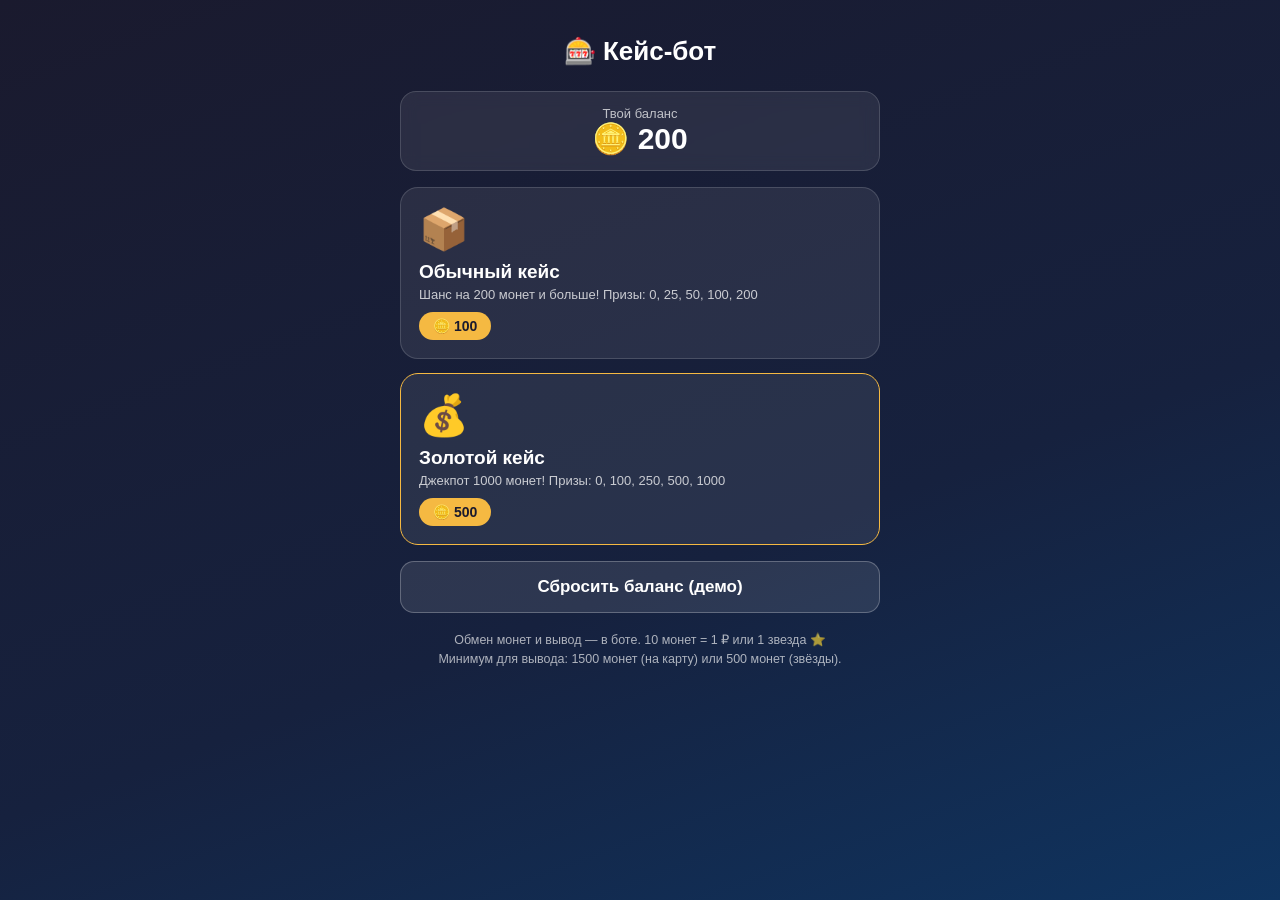
<file: case_site.html>
<!DOCTYPE html>
<html lang="ru">
<head>
<meta charset="UTF-8">
<meta name="viewport" content="width=device-width, initial-scale=1.0">
<title>Кейс-бот — открывай кейсы</title>
<style>
  * { margin: 0; padding: 0; box-sizing: border-box; }
  body {
    font-family: -apple-system, BlinkMacSystemFont, 'Segoe UI', Roboto, sans-serif;
    background: linear-gradient(160deg, #1a1a2e 0%, #16213e 60%, #0f3460 100%);
    color: #fff; min-height: 100vh; padding: 16px;
  }
  .container { max-width: 480px; margin: 0 auto; }
  header { text-align: center; padding: 20px 0 8px; }
  header h1 { font-size: 26px; }
  .balance-box {
    background: rgba(255,255,255,0.08); border: 1px solid rgba(255,255,255,0.15);
    border-radius: 16px; padding: 14px; text-align: center; margin: 16px 0;
    backdrop-filter: blur(8px);
  }
  .balance-box .label { font-size: 13px; opacity: 0.7; }
  .balance-box .value { font-size: 30px; font-weight: 700; }
  .cases { display: flex; flex-direction: column; gap: 14px; margin-top: 10px; }
  .case-card {
    background: rgba(255,255,255,0.08); border: 1px solid rgba(255,255,255,0.15);
    border-radius: 18px; padding: 18px; cursor: pointer; transition: transform .15s;
  }
  .case-card:active { transform: scale(0.97); }
  .case-card .icon { font-size: 40px; }
  .case-card h2 { font-size: 19px; margin: 8px 0 4px; }
  .case-card p { font-size: 13px; opacity: 0.75; }
  .case-card .price { margin-top: 10px; display: inline-block; background: #f5b942; color: #1a1a2e; font-weight: 700; padding: 6px 14px; border-radius: 20px; font-size: 14px; }
  .case-card.gold { border-color: #f5b942; }
  /* Рулетка */
  .roulette-wrap { display: none; margin: 20px 0; }
  .roulette-wrap.active { display: block; }
  .roulette {
    position: relative; height: 90px; overflow: hidden; border-radius: 14px;
    background: rgba(0,0,0,0.35); border: 1px solid rgba(255,255,255,0.2);
  }
  .roulette::before, .roulette::after {
    content: ''; position: absolute; top: 0; bottom: 0; width: 3px; background: #f5b942; z-index: 5;
  }
  .roulette::before { left: calc(50% - 1px); }
  .roulette::after { left: calc(50% - 1px); }
  .strip { position: absolute; top: 0; height: 90px; display: flex; align-items: center; will-change: transform; }
  .strip .item {
    flex: 0 0 90px; height: 90px; display: flex; align-items: center; justify-content: center;
    font-size: 20px; font-weight: 700; border-right: 1px solid rgba(255,255,255,0.1);
  }
  .result { text-align: center; margin-top: 14px; font-size: 20px; font-weight: 700; min-height: 28px; }
  .btn {
    width: 100%; padding: 15px; border: none; border-radius: 14px; font-size: 17px;
    font-weight: 700; cursor: pointer; margin-top: 16px;
    background: #f5b942; color: #1a1a2e;
  }
  .btn:disabled { opacity: 0.5; cursor: default; }
  .btn.ghost { background: rgba(255,255,255,0.1); color: #fff; border: 1px solid rgba(255,255,255,0.25); }
  .info { margin-top: 18px; font-size: 12.5px; opacity: 0.65; line-height: 1.55; text-align: center; }
</style>
</head>
<body>
<div class="container">
  <header>
    <h1>🎰 Кейс-бот</h1>
  </header>

  <div class="balance-box">
    <div class="label">Твой баланс</div>
    <div class="value" id="balance">🪙 200</div>
  </div>

  <div class="cases">
    <div class="case-card" onclick="openCase(0)">
      <div class="icon">📦</div>
      <h2>Обычный кейс</h2>
      <p>Шанс на 200 монет и больше! Призы: 0, 25, 50, 100, 200</p>
      <span class="price">🪙 100</span>
    </div>
    <div class="case-card gold" onclick="openCase(1)">
      <div class="icon">💰</div>
      <h2>Золотой кейс</h2>
      <p>Джекпот 1000 монет! Призы: 0, 100, 250, 500, 1000</p>
      <span class="price">🪙 500</span>
    </div>
  </div>

  <div class="roulette-wrap" id="rouletteWrap">
    <div class="roulette">
      <div class="strip" id="strip"></div>
    </div>
    <div class="result" id="result"></div>
  </div>

  <button class="btn ghost" onclick="resetBalance()">Сбросить баланс (демо)</button>

  <div class="info">
    Обмен монет и вывод — в боте. 10 монет = 1 ₽ или 1 звезда ⭐<br>
    Минимум для вывода: 1500 монет (на карту) или 500 монет (звёзды).
  </div>
</div>

<script>
  var CASES = [
    { name: 'Обычный кейс', price: 100, prizes: [0, 25, 50, 100, 200], weights: [20, 30, 25, 18, 7] },
    { name: 'Золотой кейс', price: 500, prizes: [0, 100, 250, 500, 1000], weights: [25, 30, 25, 15, 5] }
  ];

  function getBalance() {
    var b = localStorage.getItem('casebot_balance');
    if (b === null) { b = 200; localStorage.setItem('casebot_balance', b); }
    return parseInt(b, 10);
  }
  function setBalance(v) { localStorage.setItem('casebot_balance', v); render(); }
  function render() { document.getElementById('balance').textContent = '🪙 ' + getBalance(); }

  function weightedPick(prizes, weights) {
    var total = weights.reduce(function(a, b) { return a + b; }, 0);
    var r = Math.random() * total;
    for (var i = 0; i < weights.length; i++) { r -= weights[i]; if (r <= 0) return prizes[i]; }
    return prizes[0];
  }

  var spinning = false;

  function openCase(idx) {
    if (spinning) return;
    var c = CASES[idx];
    var balance = getBalance();
    if (balance < c.price) {
      document.getElementById('result').textContent = '❌ Не хватает монет! Нужно ' + c.price + ', а у тебя ' + balance;
      document.getElementById('rouletteWrap').classList.add('active');
      return;
    }
    spinning = true;
    var prize = weightedPick(c.prizes, c.weights);
    setBalance(balance - c.price);

    // Собираем ленту из случайных предметов, приз — строго на центральной позиции
    var strip = document.getElementById('strip');
    strip.innerHTML = '';
    strip.style.transition = 'none';
    strip.style.transform = 'translateX(0)';
    var items = [];
    var WIN_POS = 20; // позиция выигрышного элемента
    for (var i = 0; i < 40; i++) {
      if (i === WIN_POS) { items.push(c.prizes[Math.floor(Math.random() * c.prizes.length)]); }
      else { items.push(c.prizes[Math.floor(Math.random() * c.prizes.length)]); }
    }
    items[WIN_POS] = prize; // гарантированно приз в центре
    items.forEach(function(v) {
      var d = document.createElement('div');
      d.className = 'item';
      d.textContent = v;
      strip.appendChild(d);
    });

    document.getElementById('rouletteWrap').classList.add('active');
    document.getElementById('result').textContent = '⏳ Крутим…';

    var itemW = 90;
    var target = -(WIN_POS * itemW) + (document.querySelector('.roulette').clientWidth / 2) - (itemW / 2);
    setTimeout(function() {
      strip.style.transition = 'transform 2.8s cubic-bezier(0.12, 0.8, 0.15, 1)';
      strip.style.transform = 'translateX(' + target + 'px)';
    }, 50);

    setTimeout(function() {
      setBalance(getBalance() + prize);
      var msg = prize === 0 ? '😅 Пусто! Не повезло…' : '🎁 Выпало: ' + prize + ' монет!';
      document.getElementById('result').textContent = msg;
      spinning = false;
    }, 3000);
  }

  function resetBalance() { setBalance(200); document.getElementById('result').textContent = ''; }

  render();
</script>
</body>
</html>
</file>
